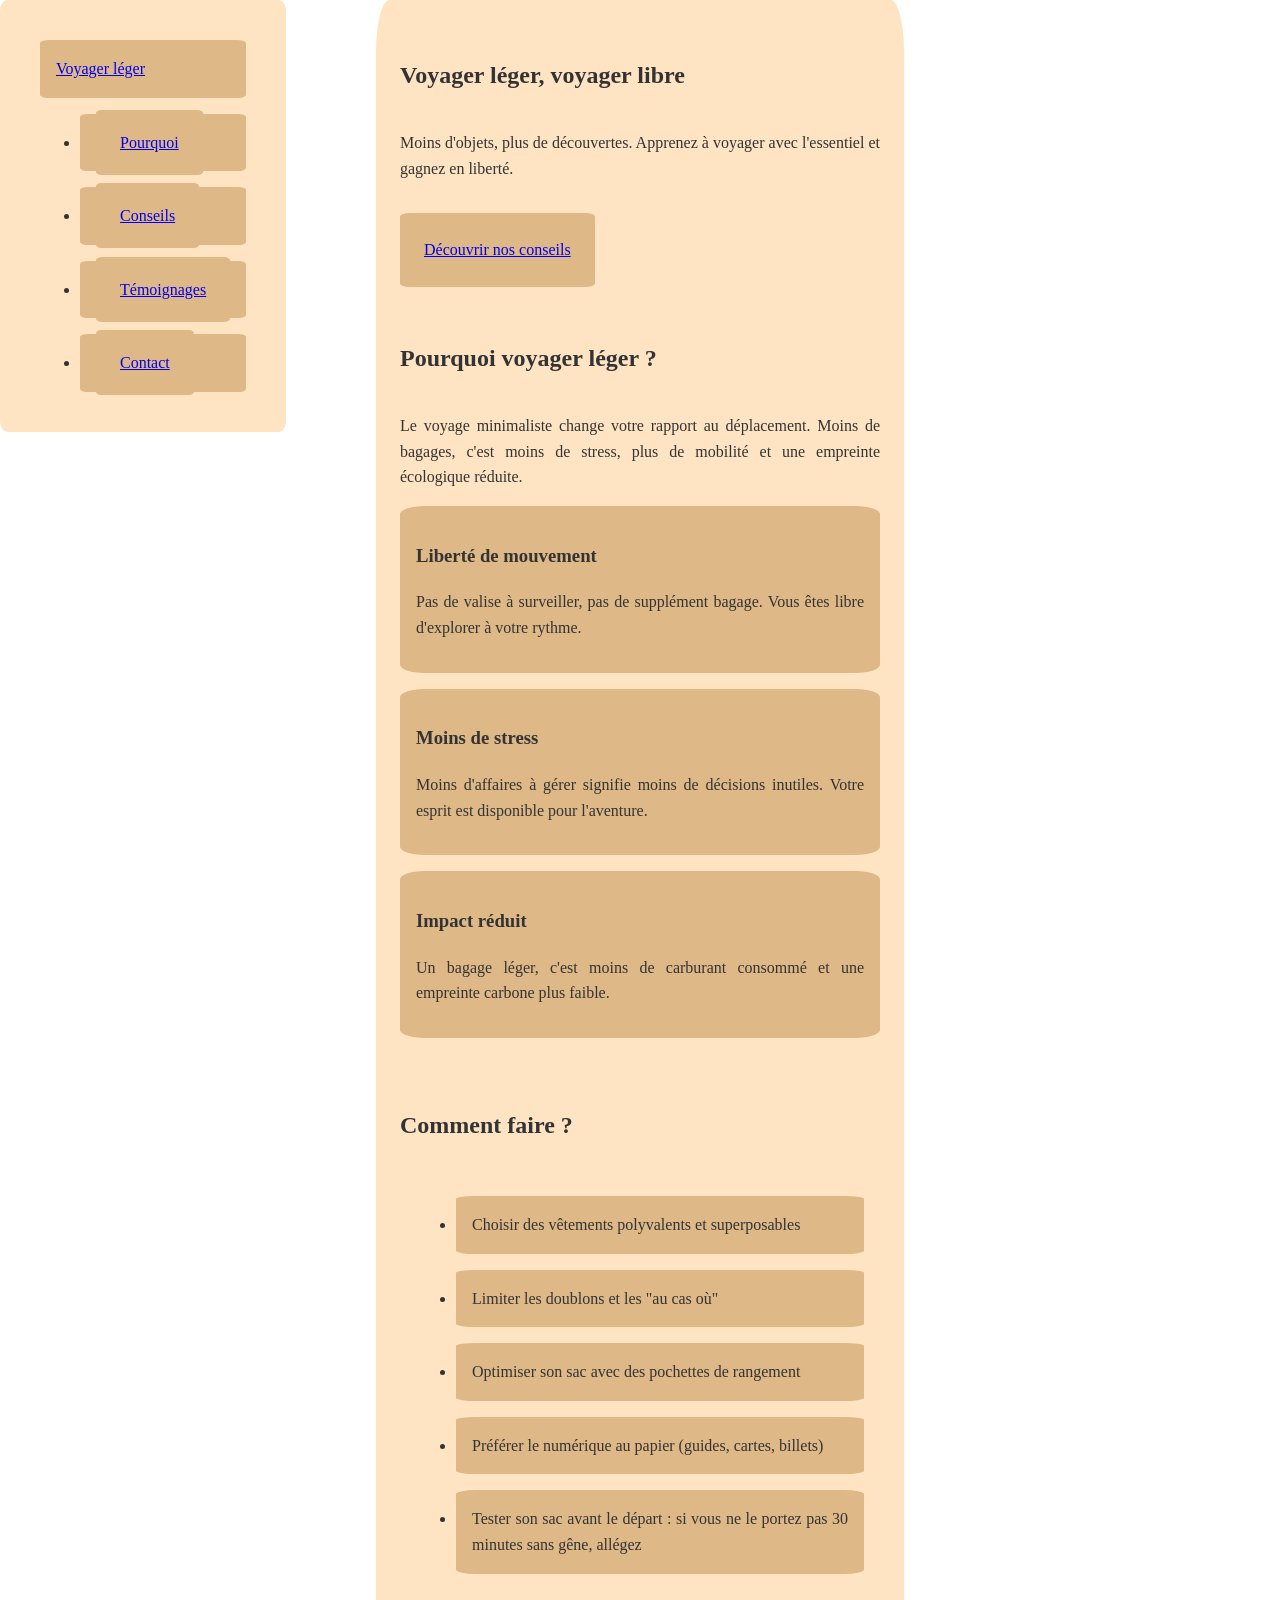
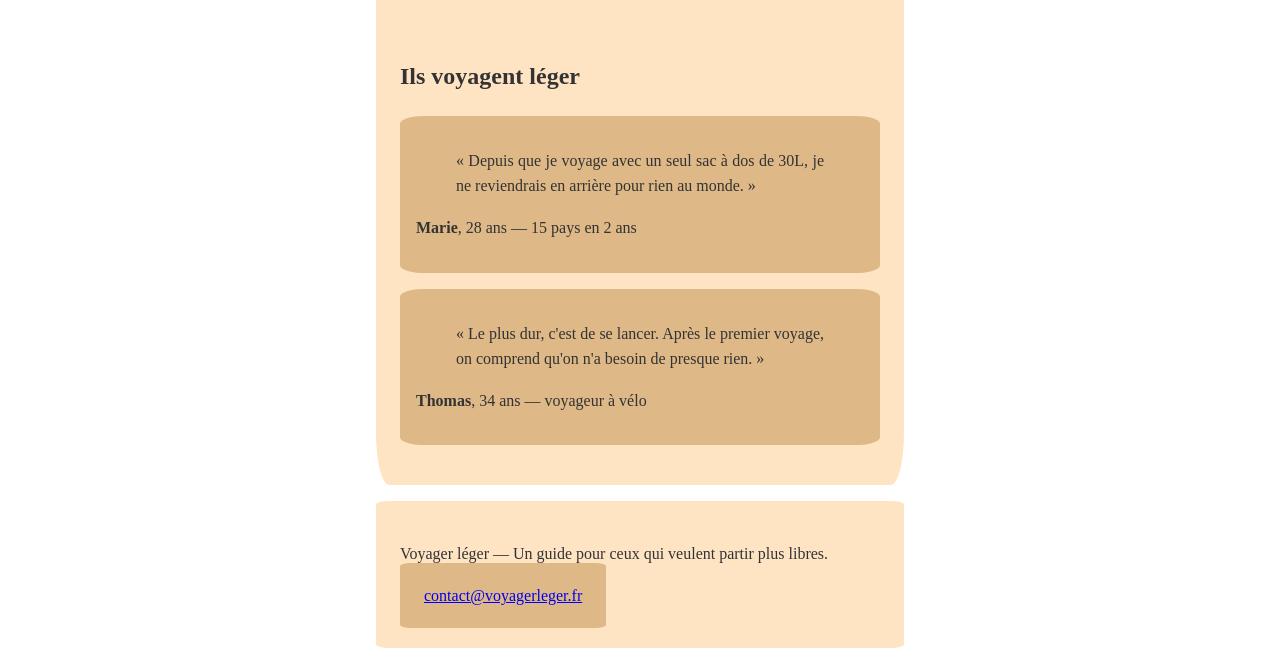
<file: TD2/index.html>
<!DOCTYPE html>
<html lang="fr">

<head>
  <meta http-equiv="Content-Type" content="text/html; charset=UTF-8">

  <meta name="viewport" content="width=device-width, initial-scale=1.0">
  <title>Voyager léger — Guide du voyage minimaliste</title>
  <link rel="stylesheet" href="styles/styles.css">
</head>

<body>

  <header>
    <nav>
      <a href="#" class="logo">Voyager léger</a>
      <ul>
        <li><a href="#pourquoi">Pourquoi</a></li>
        <li><a href="#conseils">Conseils</a></li>
        <li><a href="#temoignages">Témoignages</a></li>
        <li><a href="#contact">Contact</a></li>
      </ul>
    </nav>
  </header>

  <main>

    <section class="hero">
      <h1>Voyager léger, voyager libre</h1>
      <p>Moins d'objets, plus de découvertes. Apprenez à voyager avec l'essentiel et gagnez en liberté.</p>
      <a href="#conseils">Découvrir nos conseils</a>
    </section>

    <section id="pourquoi">
      <h2>Pourquoi voyager léger ?</h2>
      <p>Le voyage minimaliste change votre rapport au déplacement. Moins de bagages, c'est moins de stress, plus de
        mobilité et une empreinte écologique réduite.
      </p>

      <article>
        <h3>Liberté de mouvement</h3>
        <p>Pas de valise à surveiller, pas de supplément bagage. Vous êtes libre d'explorer à votre rythme.</p>
      </article>

      <article>
        <h3>Moins de stress</h3>
        <p>Moins d'affaires à gérer signifie moins de décisions inutiles. Votre esprit est disponible pour l'aventure.
        </p>
      </article>

      <article>
        <h3>Impact réduit</h3>
        <p>Un bagage léger, c'est moins de carburant consommé et une empreinte carbone plus faible.</p>
      </article>
    </section>

    <section id="conseils">
      <h2>Comment faire ?</h2>
      <ul>
        <li>Choisir des vêtements polyvalents et superposables</li>
        <li>Limiter les doublons et les "au cas où"</li>
        <li>Optimiser son sac avec des pochettes de rangement</li>
        <li>Préférer le numérique au papier (guides, cartes, billets)</li>
        <li>Tester son sac avant le départ : si vous ne le portez pas 30 minutes sans gêne, allégez</li>
      </ul>
    </section>

    <section id="temoignages">
      <h2>Ils voyagent léger</h2>

      <article>
        <blockquote>
          <p>« Depuis que je voyage avec un seul sac à dos de 30L, je ne reviendrais en arrière pour rien au monde. »
          </p>
        </blockquote>
        <p><strong>Marie</strong>, 28 ans — 15 pays en 2 ans</p>
      </article>

      <article>
        <blockquote>
          <p>« Le plus dur, c'est de se lancer. Après le premier voyage, on comprend qu'on n'a besoin de presque rien. »
          </p>
        </blockquote>
        <p><strong>Thomas</strong>, 34 ans — voyageur à vélo</p>
      </article>
    </section>

  </main>

  <footer id="contact">
    <p>Voyager léger — Un guide pour ceux qui veulent partir plus libres.</p>
    <p><a href="mailto:contact@voyagerleger.fr">contact@voyagerleger.fr</a></p>
  </footer>



</body>

</html>
</file>
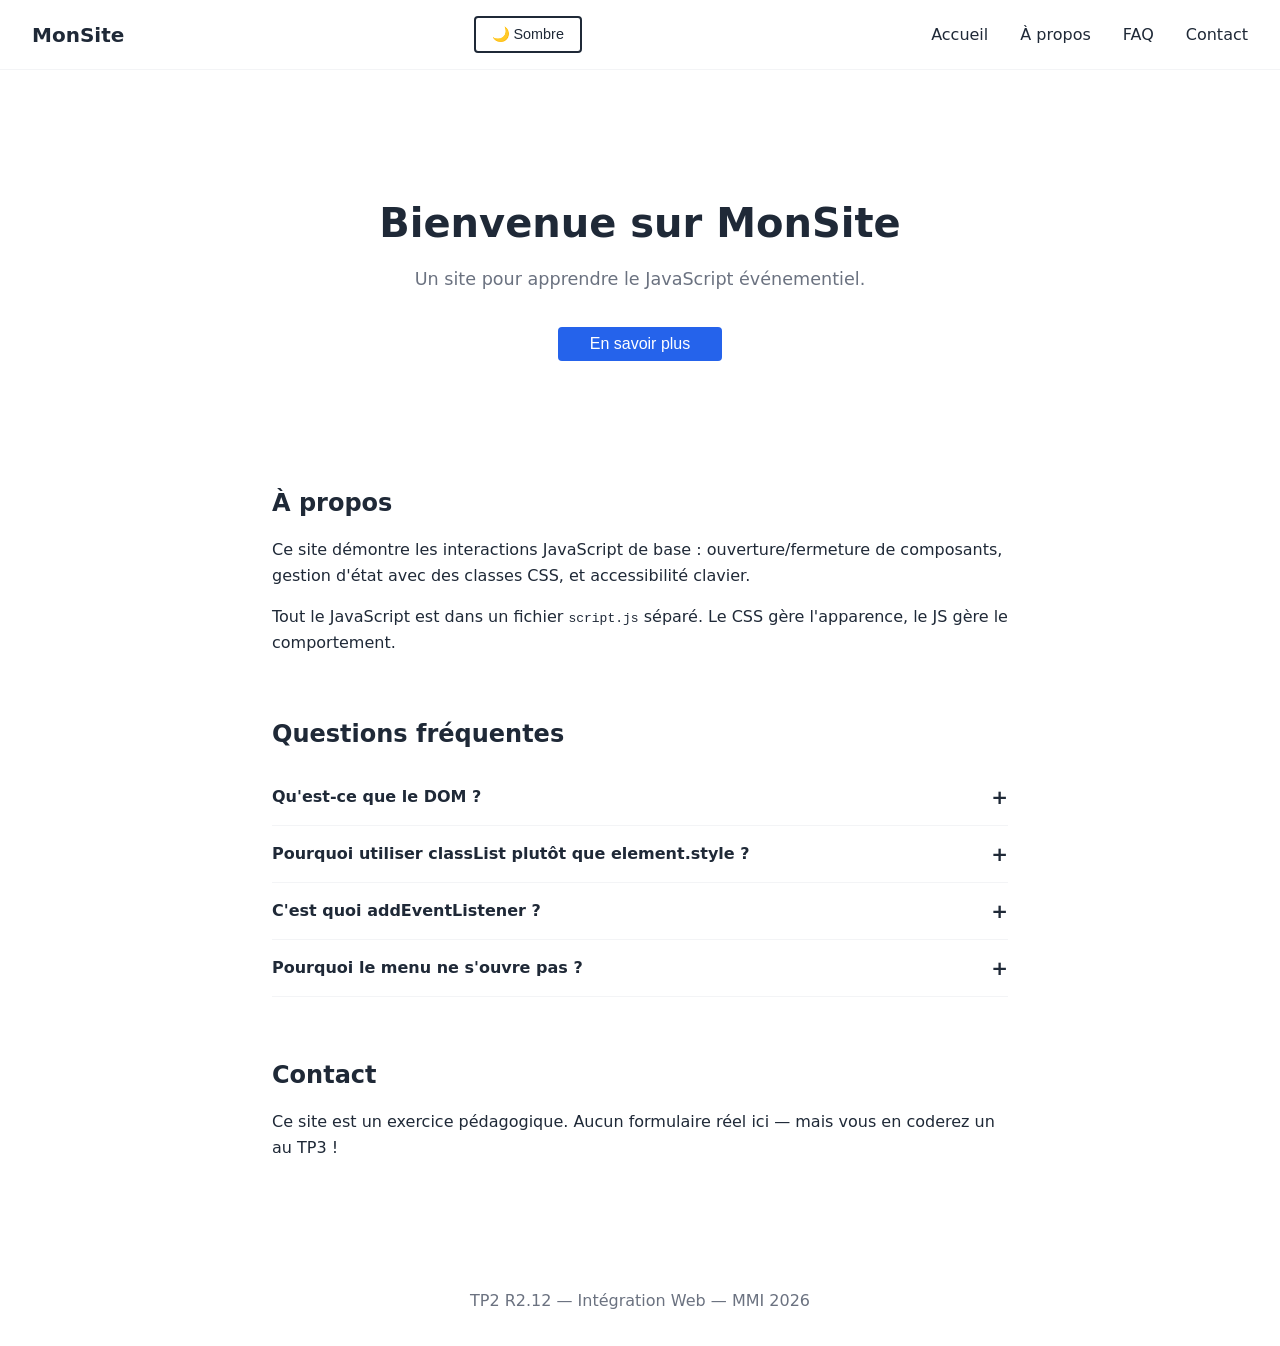
<file: TP2/TP2/TP2 — JavaScript événementiel.html>
<!DOCTYPE html>
<!-- saved from url=(0091) -->
<html lang="fr"><head><meta http-equiv="Content-Type" content="text/html; charset=UTF-8">
  
  <meta name="viewport" content="width=device-width, initial-scale=1.0">
  <title>TP2 — JavaScript événementiel</title>
  <style>
    /* ================================
       VARIABLES
       ================================ */
    :root {
      --color-primary: #2563eb;
      --color-text: #1f2937;
      --color-text-light: #6b7280;
      --color-bg: #ffffff;
      --color-bg-alt: #f3f4f6;
      --color-overlay: rgba(0, 0, 0, 0.5);
      --font-base: system-ui, -apple-system, sans-serif;
      --space-sm: 0.5rem;
      --space-md: 1rem;
      --space-lg: 2rem;
      --space-xl: 4rem;
    }

    /* ================================
       THÈME SOMBRE (bonus)
       ================================ */
    .dark {
      --color-primary: #60a5fa;
      --color-text: #e5e7eb;
      --color-text-light: #9ca3af;
      --color-bg: #111827;
      --color-bg-alt: #1f2937;
      --color-overlay: rgba(0, 0, 0, 0.7);
    }

    /* ================================
       BASE
       ================================ */
    *, *::before, *::after {
      box-sizing: border-box;
    }

    body {
      font-family: var(--font-base);
      line-height: 1.6;
      color: var(--color-text);
      background-color: var(--color-bg);
      margin: 0;
      transition: background-color 0.3s, color 0.3s;
    }

    h1, h2, h3 { line-height: 1.2; }

    a {
      color: var(--color-primary);
      text-decoration: none;
    }

    a:hover { text-decoration: underline; }

    /* ================================
       HEADER + NAVIGATION
       ================================ */
    header {
      display: flex;
      justify-content: space-between;
      align-items: center;
      padding: var(--space-md) var(--space-lg);
      border-bottom: 1px solid var(--color-bg-alt);
    }

    .logo {
      font-weight: bold;
      font-size: 1.25rem;
      color: var(--color-text);
      text-decoration: none;
    }

    .header-right {
      display: flex;
      align-items: center;
      gap: var(--space-md);
    }

    /* Bouton menu burger */
    .menu-btn {
      display: none;
      background: none;
      border: 2px solid var(--color-text);
      border-radius: 0.25rem;
      color: var(--color-text);
      font-size: 1.25rem;
      padding: var(--space-sm);
      cursor: pointer;
      line-height: 1;
    }

    /* Bouton thème */
    #theme-toggle {
      background: none;
      border: 2px solid var(--color-text);
      border-radius: 0.25rem;
      color: var(--color-text);
      padding: var(--space-sm) var(--space-md);
      cursor: pointer;
      font-size: 0.9rem;
    }

    /* Navigation */
    .menu ul {
      display: flex;
      gap: var(--space-lg);
      list-style: none;
      padding: 0;
      margin: 0;
    }

    .menu a {
      color: var(--color-text);
      font-weight: 500;
    }

    /* Mobile : menu caché par défaut */
    @media (max-width: 640px) {
      .menu-btn {
        display: block;
      }

      .menu {
        display: none;
        position: absolute;
        top: 100%;
        left: 0;
        right: 0;
        background: var(--color-bg);
        border-bottom: 1px solid var(--color-bg-alt);
        padding: var(--space-md) var(--space-lg);
        z-index: 10;
      }

      .menu.is-open {
        display: block;
      }

      .menu ul {
        flex-direction: column;
        gap: var(--space-md);
      }

      header {
        position: relative;
      }
    }

    /* ================================
       MAIN
       ================================ */
    main {
      max-width: 800px;
      margin: 0 auto;
      padding: var(--space-lg);
    }

    section {
      margin-bottom: var(--space-xl);
    }

    /* ================================
       HERO
       ================================ */
    .hero {
      text-align: center;
      padding: var(--space-xl) 0;
    }

    .hero h1 {
      font-size: 2.5rem;
      margin-bottom: var(--space-sm);
    }

    .hero p {
      color: var(--color-text-light);
      font-size: 1.1rem;
    }

    /* ================================
       BOUTON MODALE
       ================================ */
    .modal-open {
      background-color: var(--color-primary);
      color: white;
      border: none;
      padding: var(--space-sm) var(--space-lg);
      border-radius: 0.25rem;
      font-size: 1rem;
      cursor: pointer;
      margin-top: var(--space-md);
    }

    .modal-open:hover {
      opacity: 0.9;
    }

    /* ================================
       MODALE
       ================================ */
    .modal {
      display: none;
      position: fixed;
      top: 0;
      left: 0;
      width: 100%;
      height: 100%;
      background: var(--color-overlay);
      z-index: 100;
      justify-content: center;
      align-items: center;
    }

    .modal.is-visible {
      display: flex;
    }

    .modal-content {
      background: var(--color-bg);
      border-radius: 0.5rem;
      padding: var(--space-lg);
      max-width: 500px;
      width: 90%;
      position: relative;
    }

    .modal-content h2 {
      margin-top: 0;
    }

    .modal-close {
      position: absolute;
      top: var(--space-md);
      right: var(--space-md);
      background: none;
      border: none;
      font-size: 1.5rem;
      cursor: pointer;
      color: var(--color-text);
      line-height: 1;
    }

    /* ================================
       ACCORDÉON FAQ
       ================================ */
    .faq-item {
      border-bottom: 1px solid var(--color-bg-alt);
    }

    .faq-question {
      width: 100%;
      background: none;
      border: none;
      text-align: left;
      padding: var(--space-md) 0;
      font-size: 1rem;
      font-weight: 600;
      color: var(--color-text);
      cursor: pointer;
      display: flex;
      justify-content: space-between;
      align-items: center;
      font-family: var(--font-base);
    }

    .faq-question::after {
      content: '+';
      font-size: 1.25rem;
      transition: transform 0.2s;
    }

    .faq-answer {
      display: none;
      padding: 0 0 var(--space-md) 0;
      color: var(--color-text-light);
    }

    .faq-answer.is-visible {
      display: block;
    }

    /* ================================
       FOCUS VISIBLE
       ================================ */
    :focus-visible {
      outline: 2px solid var(--color-primary);
      outline-offset: 2px;
    }
  </style>
</head>
<body>

  <!-- ================================
       HEADER + NAVIGATION
       ================================ -->
  <header>
    <a href="#" class="logo">MonSite</a>
    <div class="header-right">
      <button id="theme-toggle">🌙 Sombre</button>
      <button class="menu-btn" aria-expanded="false">☰</button>
    </div>
    <nav class="menu">
      <ul>
        <li><a href="#accueil">Accueil</a></li>
        <li><a href="#apropos">À propos</a></li>
        <li><a href="#faq">FAQ</a></li>
        <li><a href="#contact">Contact</a></li>
      </ul>
    </nav>
  </header>

  <main>

    <!-- ================================
         HERO + BOUTON MODALE
         ================================ -->
    <section id="accueil" class="hero">
      <h1>Bienvenue sur MonSite</h1>
      <p>Un site pour apprendre le JavaScript événementiel.</p>
      <button class="modal-open">En savoir plus</button>
    </section>

    <!-- ================================
         MODALE
         ================================ -->
    <div class="modal" aria-hidden="true">
      <div class="modal-content">
        <button class="modal-close">✕</button>
        <h2>À propos de ce site</h2>
        <p>Ce site est un exercice du TP2 R2.12. Il sert de support pour apprendre à manipuler le DOM avec JavaScript.</p>
        <p>Vous allez coder le menu burger, cette modale, et l'accordéon FAQ en JavaScript pur.</p>
      </div>
    </div>

    <!-- ================================
         SECTION À PROPOS
         ================================ -->
    <section id="apropos">
      <h2>À propos</h2>
      <p>Ce site démontre les interactions JavaScript de base : ouverture/fermeture de composants, gestion d'état avec des classes CSS, et accessibilité clavier.</p>
      <p>Tout le JavaScript est dans un fichier <code>script.js</code> séparé. Le CSS gère l'apparence, le JS gère le comportement.</p>
    </section>

    <!-- ================================
         ACCORDÉON FAQ
         ================================ -->
    <section id="faq">
      <h2>Questions fréquentes</h2>

      <div class="faq-item">
        <button class="faq-question">Qu'est-ce que le DOM ?</button>
        <div class="faq-answer">
          <p>Le DOM (Document Object Model) est la représentation de la page Web en mémoire. JavaScript peut le lire et le modifier pour créer des interactions.</p>
        </div>
      </div>

      <div class="faq-item">
        <button class="faq-question">Pourquoi utiliser classList plutôt que element.style ?</button>
        <div class="faq-answer">
          <p>Parce que le JavaScript gère le comportement et le CSS gère l'apparence. En utilisant classList, on garde chaque responsabilité à sa place.</p>
        </div>
      </div>

      <div class="faq-item">
        <button class="faq-question">C'est quoi addEventListener ?</button>
        <div class="faq-answer">
          <p>C'est la méthode qui permet de dire au navigateur : "quand tel événement arrive sur cet élément, exécute ce code". C'est le cœur du JavaScript événementiel.</p>
        </div>
      </div>

      <div class="faq-item">
        <button class="faq-question">Pourquoi le menu ne s'ouvre pas ?</button>
        <div class="faq-answer">
          <p>Probablement parce que le fichier script.js n'est pas encore lié, ou parce que le JavaScript n'est pas encore écrit. C'est votre mission !</p>
        </div>
      </div>
    </section>

    <!-- ================================
         CONTACT
         ================================ -->
    <section id="contact">
      <h2>Contact</h2>
      <p>Ce site est un exercice pédagogique. Aucun formulaire réel ici — mais vous en coderez un au TP3 !</p>
    </section>

  </main>

  <footer>
    <p style="text-align: center; padding: 1rem; color: var(--color-text-light);">TP2 R2.12 — Intégration Web — MMI 2026</p>
  </footer>

  <!-- ================================
       JAVASCRIPT : à vous de jouer !
       Créez un fichier script.js et liez-le ici.
       ================================ -->
  <!-- <script src="script.js"></script> -->



</body></html>

<script src="script.js"></script>
</file>
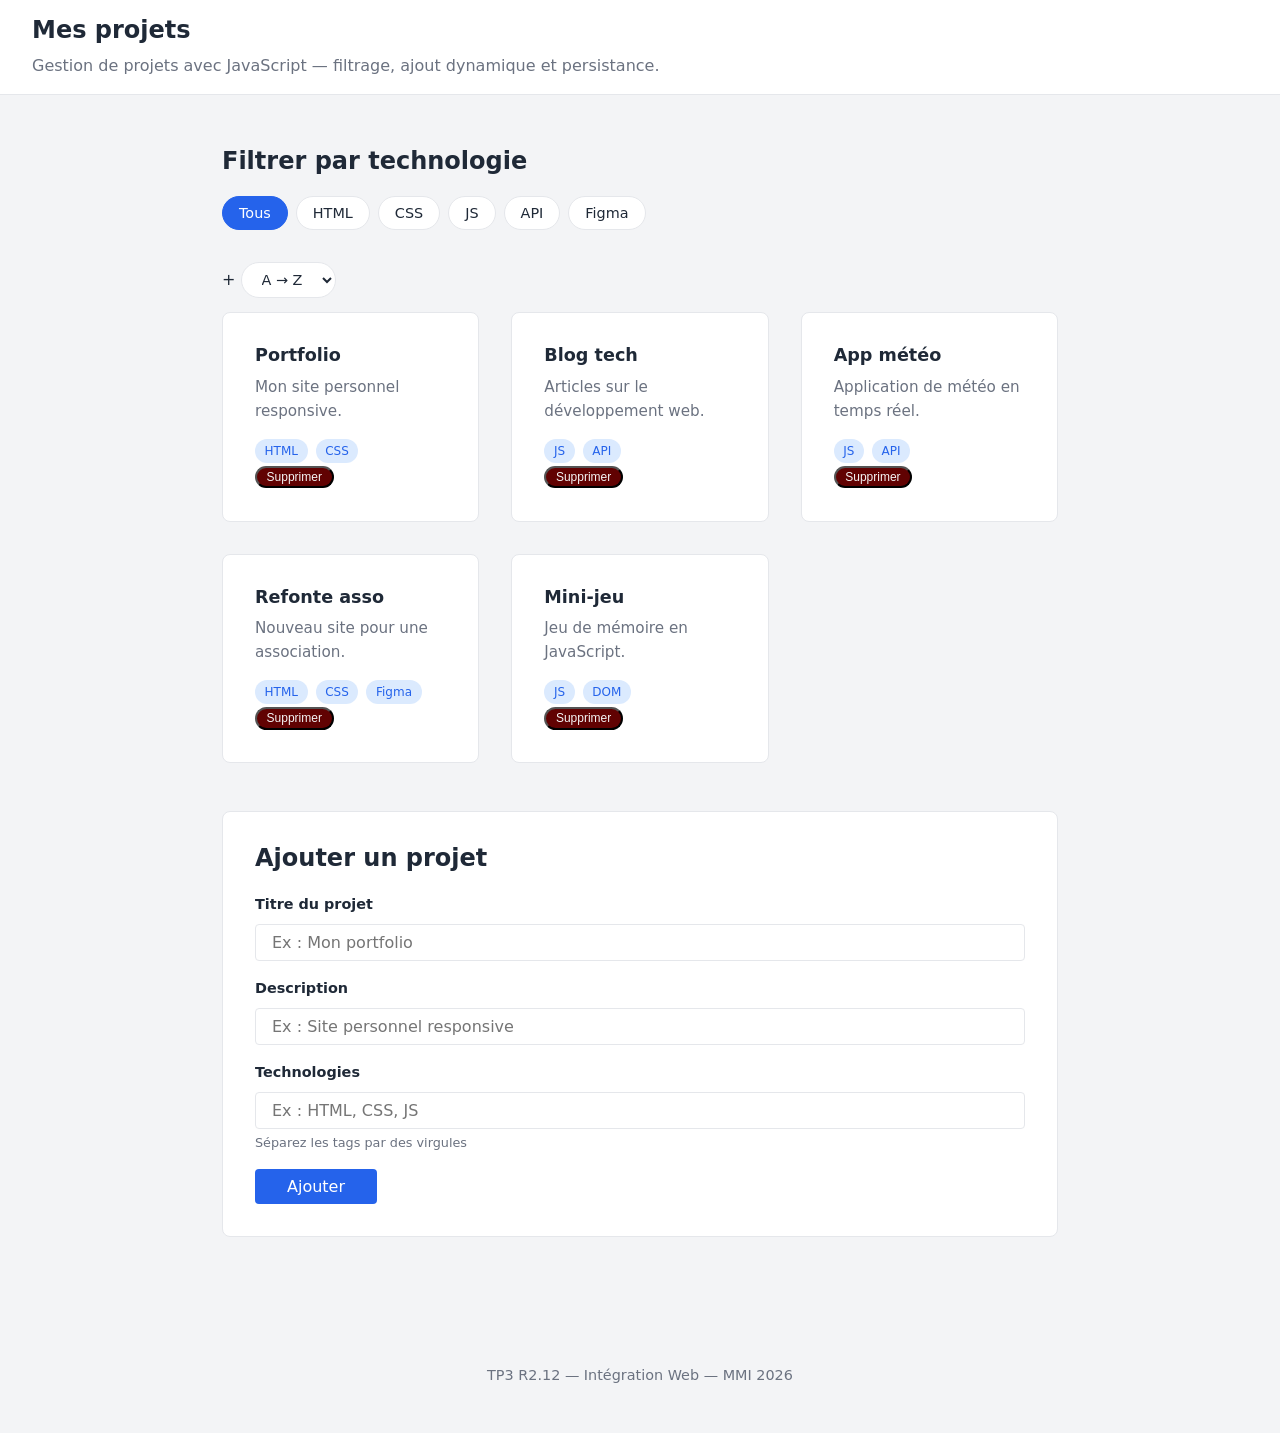
<file: TP3/TP3/TP3 — JavaScript + données.html>
<!DOCTYPE html>
<!-- saved from url=(0091)https://moodle2025.uca.fr/pluginfile.php/699989/mod_resource/content/1/TP3_HTML_depart.html -->
<html lang="fr">

<head>
  <meta http-equiv="Content-Type" content="text/html; charset=UTF-8">

  <meta name="viewport" content="width=device-width, initial-scale=1.0">
  <title>TP3 — JavaScript + données</title>
  <style>
    /* ================================
       VARIABLES
       ================================ */
    :root {
      --color-primary: #2563eb;
      --color-primary-light: #dbeafe;
      --color-text: #1f2937;
      --color-text-light: #6b7280;
      --color-bg: #ffffff;
      --color-bg-alt: #f3f4f6;
      --color-border: #e5e7eb;
      --color-error: #dc2626;
      --color-success: #059669;
      --font-base: system-ui, -apple-system, sans-serif;
      --space-sm: 0.5rem;
      --space-md: 1rem;
      --space-lg: 2rem;
      --space-xl: 3rem;
      --radius: 0.5rem;
    }

    /* ================================
       BASE
       ================================ */
    *,
    *::before,
    *::after {
      box-sizing: border-box;
    }

    body {
      font-family: var(--font-base);
      line-height: 1.6;
      color: var(--color-text);
      background-color: var(--color-bg-alt);
      margin: 0;
    }

    h1,
    h2,
    h3 {
      line-height: 1.2;
    }

    /* ================================
       LAYOUT
       ================================ */
    header {
      background: var(--color-bg);
      border-bottom: 1px solid var(--color-border);
      padding: var(--space-md) var(--space-lg);
    }

    header h1 {
      margin: 0;
      font-size: 1.5rem;
    }

    header p {
      margin: var(--space-sm) 0 0;
      color: var(--color-text-light);
    }

    main {
      max-width: 900px;
      margin: 0 auto;
      padding: var(--space-lg);
    }

    section {
      margin-bottom: var(--space-xl);
    }

    /* ================================
       FILTRES
       ================================ */
    .filtres {
      display: flex;
      flex-wrap: wrap;
      gap: var(--space-sm);
      margin-bottom: var(--space-lg);
    }

    .filtre {
      background: var(--color-bg);
      border: 1px solid var(--color-border);
      border-radius: 2rem;
      padding: var(--space-sm) var(--space-md);
      font-size: 0.9rem;
      cursor: pointer;
      color: var(--color-text);
      font-family: var(--font-base);
      transition: background-color 0.2s, border-color 0.2s;
    }

    .filtre:hover {
      border-color: var(--color-primary);
    }

    .filtre.active {
      background-color: var(--color-primary);
      color: white;
      border-color: var(--color-primary);
    }

    #tri {
      background: var(--color-bg);
      border: 1px solid var(--color-border);
      border-radius: 2rem;
      padding: var(--space-sm) var(--space-md);
      font-size: 0.9rem;
      cursor: pointer;
      color: var(--color-text);
      font-family: var(--font-base);
      transition: background-color 0.2s, border-color 0.2s;
    }

    /* ================================
       GRILLE DE PROJETS
       ================================ */
    #projets-liste {
      display: grid;
      grid-template-columns: repeat(auto-fit, minmax(250px, 1fr));
      gap: var(--space-lg);
      min-height: 100px;
    }

    /* Style des cartes (générées en JS) */
    .carte {
      background: var(--color-bg);
      border: 1px solid var(--color-border);
      border-radius: var(--radius);
      padding: var(--space-lg);
      transition: transform 0.2s, box-shadow 0.2s;
    }

    .carte:hover {
      transform: translateY(-2px);
      box-shadow: 0 4px 12px rgba(0, 0, 0, 0.08);
    }

    .carte h3 {
      margin: 0 0 var(--space-sm);
      font-size: 1.1rem;
    }

    .carte p {
      margin: 0 0 var(--space-md);
      color: var(--color-text-light);
      font-size: 0.95rem;
    }

    .tags {
      display: flex;
      flex-wrap: wrap;
      gap: var(--space-sm);
    }

    .tag {
      display: inline-block;
      font-size: 0.75rem;
      background: var(--color-primary-light);
      color: var(--color-primary);
      padding: 0.15rem 0.6rem;
      border-radius: 1rem;
      font-weight: 500;
    }

    .btn-supprimer {
      display: inline-block;
      font-size: 0.75rem;
      background: rgb(97, 2, 2);
      color: whitesmoke;
      padding: 0.15rem 0.6rem;
      border-radius: 1rem;
      font-weight: 500;
    }

    /* ================================
       MESSAGES D'ÉTAT
       ================================ */
    .loading {
      text-align: center;
      color: var(--color-text-light);
      padding: var(--space-xl);
      grid-column: 1 / -1;
    }

    .error {
      text-align: center;
      color: var(--color-error);
      padding: var(--space-xl);
      grid-column: 1 / -1;
    }

    .vide {
      text-align: center;
      color: var(--color-text-light);
      padding: var(--space-xl);
      grid-column: 1 / -1;
    }

    /* ================================
       FORMULAIRE D'AJOUT
       ================================ */
    #form-ajout {
      background: var(--color-bg);
      border: 1px solid var(--color-border);
      border-radius: var(--radius);
      padding: var(--space-lg);
    }

    #form-ajout h2 {
      margin-top: 0;
    }

    .form-group {
      margin-bottom: var(--space-md);
    }

    .form-group label {
      display: block;
      font-weight: 600;
      margin-bottom: var(--space-sm);
      font-size: 0.9rem;
    }

    .form-group input {
      width: 100%;
      padding: var(--space-sm) var(--space-md);
      border: 1px solid var(--color-border);
      border-radius: 0.25rem;
      font-size: 1rem;
      font-family: var(--font-base);
      color: var(--color-text);
      background: var(--color-bg);
    }

    .form-group input:focus {
      outline: 2px solid var(--color-primary);
      outline-offset: 1px;
      border-color: var(--color-primary);
    }

    .form-group small {
      display: block;
      margin-top: 0.25rem;
      color: var(--color-text-light);
      font-size: 0.8rem;
    }

    #form-ajout button[type="submit"] {
      background-color: var(--color-primary);
      color: white;
      border: none;
      padding: var(--space-sm) var(--space-lg);
      border-radius: 0.25rem;
      font-size: 1rem;
      cursor: pointer;
      font-family: var(--font-base);
    }

    #form-ajout button[type="submit"]:hover {
      opacity: 0.9;
    }

    /* ================================
       COMPTEUR
       ================================ */
    .compteur {
      text-align: right;
      color: var(--color-text-light);
      font-size: 0.9rem;
      margin-bottom: var(--space-sm);
    }

    /* ================================
       FOOTER
       ================================ */
    footer {
      text-align: center;
      padding: var(--space-lg);
      color: var(--color-text-light);
      font-size: 0.9rem;
    }

    /* ================================
       FOCUS VISIBLE
       ================================ */
    :focus-visible {
      outline: 2px solid var(--color-primary);
      outline-offset: 2px;
    }

    /* ================================
       RESPONSIVE
       ================================ */
    @media (max-width: 600px) {
      main {
        padding: var(--space-md);
      }

      #projets-liste {
        grid-template-columns: 1fr;
      }
    }
  </style>
</head>

<body>

  <!-- ================================
       HEADER
       ================================ -->
  <header>
    <h1>Mes projets</h1>
    <p>Gestion de projets avec JavaScript — filtrage, ajout dynamique et persistance.</p>
  </header>

  <main>

    <!-- ================================
         FILTRES
         ================================ -->
    <section>
      <h2>Filtrer par technologie</h2>
      <div class="filtres">
        <button class="filtre active" data-tag="tous">Tous</button>
        <button class="filtre" data-tag="HTML">HTML</button>
        <button class="filtre" data-tag="CSS">CSS</button>
        <button class="filtre" data-tag="JS">JS</button>
        <button class="filtre" data-tag="API">API</button>
        <button class="filtre" data-tag="Figma">Figma</button>
      </div>+
      <!-- Tri des cartes-->
      <select id="tri">
        <option value="az">A → Z</option>
        <option value="za">Z → A</option>
      </select>

      <!-- Compteur de résultats -->
      <p class="compteur" aria-live="polite"></p>

      <!-- Conteneur des cartes (généré en JS) -->
      <div id="projets-liste">
        <p class="vide">Chargement des projets...</p>
      </div>
    </section>


    <!-- ================================
         FORMULAIRE D'AJOUT
         ================================ -->
    <section>
      <form id="form-ajout">
        <h2>Ajouter un projet</h2>

        <div class="form-group">
          <label for="input-titre">Titre du projet</label>
          <input type="text" id="input-titre" placeholder="Ex : Mon portfolio" required="">
        </div>

        <div class="form-group">
          <label for="input-desc">Description</label>
          <input type="text" id="input-desc" placeholder="Ex : Site personnel responsive" required="">
        </div>

        <div class="form-group">
          <label for="input-tags">Technologies</label>
          <input type="text" id="input-tags" placeholder="Ex : HTML, CSS, JS">
          <small>Séparez les tags par des virgules</small>
        </div>

        <button type="submit">Ajouter</button>
      </form>
    </section>

  </main>

  <footer>
    <p>TP3 R2.12 — Intégration Web — MMI 2026</p>
  </footer>

  <!-- ================================
       JAVASCRIPT : à vous de jouer !
       Créez un fichier script.js et liez-le ici.
       ================================ -->
  <script src="script.js"></script>



</body>

</html>
</file>
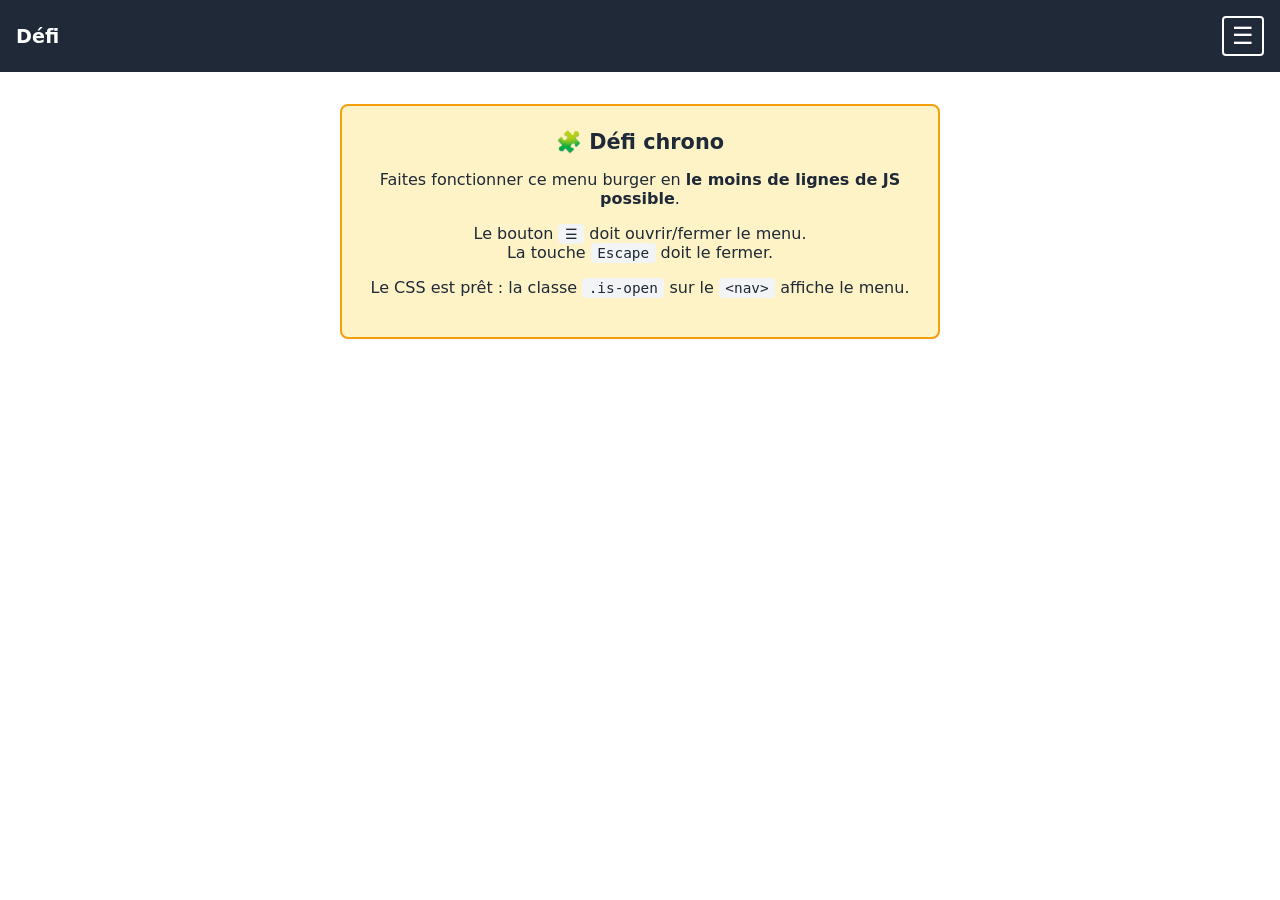
<file: TP2/TP2/Défi Chrono/🧩 Défi chrono — Menu burger.html>
<!DOCTYPE html>
<!-- saved from url=(0091)https://moodle2025.uca.fr/pluginfile.php/700160/mod_resource/content/1/TP2_defi_chrono.html -->
<html lang="fr">

<head>
  <meta http-equiv="Content-Type" content="text/html; charset=UTF-8">

  <meta name="viewport" content="width=device-width, initial-scale=1.0">
  <title>🧩 Défi chrono — Menu burger</title>
  <style>
    body {
      font-family: system-ui, sans-serif;
      margin: 0;
      color: #1f2937;
    }

    header {
      display: flex;
      justify-content: space-between;
      align-items: center;
      padding: 1rem;
      background: #1f2937;
      color: white;
    }

    .logo {
      font-weight: bold;
      font-size: 1.2rem;
    }

    .menu-btn {
      background: none;
      border: 2px solid white;
      color: white;
      font-size: 1.5rem;
      padding: 0.25rem 0.5rem;
      cursor: pointer;
      border-radius: 0.25rem;
    }

    nav {
      display: none;
      background: #111827;
      padding: 1rem;
    }

    nav.is-open {
      display: block;
    }

    nav ul {
      list-style: none;
      margin: 0;
      padding: 0;
    }

    nav li {
      padding: 0.5rem 0;
    }

    nav a {
      color: white;
      text-decoration: none;
    }

    main {
      max-width: 600px;
      margin: 2rem auto;
      padding: 0 1rem;
      text-align: center;
    }

    .consigne {
      background: #fef3c7;
      border: 2px solid #f59e0b;
      border-radius: 0.5rem;
      padding: 1.5rem;
      margin-bottom: 2rem;
    }

    .consigne h1 {
      margin-top: 0;
      font-size: 1.3rem;
    }

    code {
      background: #f3f4f6;
      padding: 0.15rem 0.4rem;
      border-radius: 0.25rem;
      font-size: 0.9rem;
    }
  </style>
</head>

<body>

  <header>
    <span class="logo">Défi</span>
    <button class="menu-btn">☰</button>
  </header>

  <nav class="menu">
    <ul>
      <li><a
          href="https://moodle2025.uca.fr/pluginfile.php/700160/mod_resource/content/1/TP2_defi_chrono.html#">Accueil</a>
      </li>
      <li><a
          href="https://moodle2025.uca.fr/pluginfile.php/700160/mod_resource/content/1/TP2_defi_chrono.html#">Projets</a>
      </li>
      <li><a
          href="https://moodle2025.uca.fr/pluginfile.php/700160/mod_resource/content/1/TP2_defi_chrono.html#">Contact</a>
      </li>
    </ul>
  </nav>

  <main>
    <div class="consigne">
      <h1>🧩 Défi chrono</h1>
      <p>Faites fonctionner ce menu burger en <strong>le moins de lignes de JS possible</strong>.</p>
      <p>Le bouton <code>☰</code> doit ouvrir/fermer le menu.<br>La touche <code>Escape</code> doit le fermer.</p>
      <p>Le CSS est prêt : la classe <code>.is-open</code> sur le <code>&lt;nav&gt;</code> affiche le menu.</p>
    </div>
  </main>

  <!-- Écrivez votre JS ici 👇 -->
  <script src="script.js">

  </script>



</body>

</html>
</file>
<file: TD2/styles/styles.css>
:root {
    --color-primary: bisque;
    --color-secondary: burlywood;

    --font-text: Verdana;
    --text-color: black;
}
header {
    font-family: var(--font-text);
    background-color: var(--color-primary);
    max-width: 60ch;
    margin: 0 auto;
    padding: 1.5rem;
    margin-bottom: 1rem;
    border-radius: 2.5%;
    display: flex;
    flex-direction: column;
    position: fixed;
    justify-content: flex-start;
}

.logo {
    align-content: space-around;
    list-style-type: none;
    display: flex;
    flex-direction: row;
    background-color: var(--color-secondary);
    border-radius: 5%;
    margin-bottom: 1rem;
    margin: 1rem;
    padding: 1rem;
}

li {
    background-color: var(--color-secondary);
    border-radius: 5%;
    margin-bottom: 1rem;
    margin: 1rem;
    padding: 1rem;
}

body {
    font-family: var(--font-text);
    text-align: justify;
    line-height: 1.6;
    margin: 0;
    color: #333;
}

main {
    max-width: 60ch;
    margin: 0 auto;
    padding: 1.5rem;
    background-color: var(--color-primary);
    border-radius: 2.5%;
}

h1 {
    margin-top: 0;
}

section {
    margin-top: 2rem;
    display: flex;
    flex-direction: row;
    flex-wrap: wrap;
}

article {
    background-color: var(--color-secondary);
    margin: 0;
    padding: 1rem;
    border-radius: 5%;
    margin-bottom: 1rem;
}

footer {
    background-color: var(--color-primary);
    font-family: var(--font-text);
    background-color: var();
    max-width: 60ch;
    margin: 0 auto;
    padding: 1.5rem;
    margin-top: 1rem;
    border-radius: 2.5%;
}

a {
    background-color: var(--color-secondary);
    padding: 1.5rem;
    border-radius: 5%;
    margin-top: 1rem;
}

@media screen and (max-width: 800px) {
    header {
        position: relative;
        max-width: 60ch;
        margin: 0 auto;
        line-height: 1.6;
        border-bottom: 1rem;
        border-color: black;
        margin-bottom: 1rem;
    }

    a {
        margin-top: 1rem;
        background-color: var(--color-secondary);
        padding: 1.5rem;
        border-radius: 5%;
    }
}
</file>
